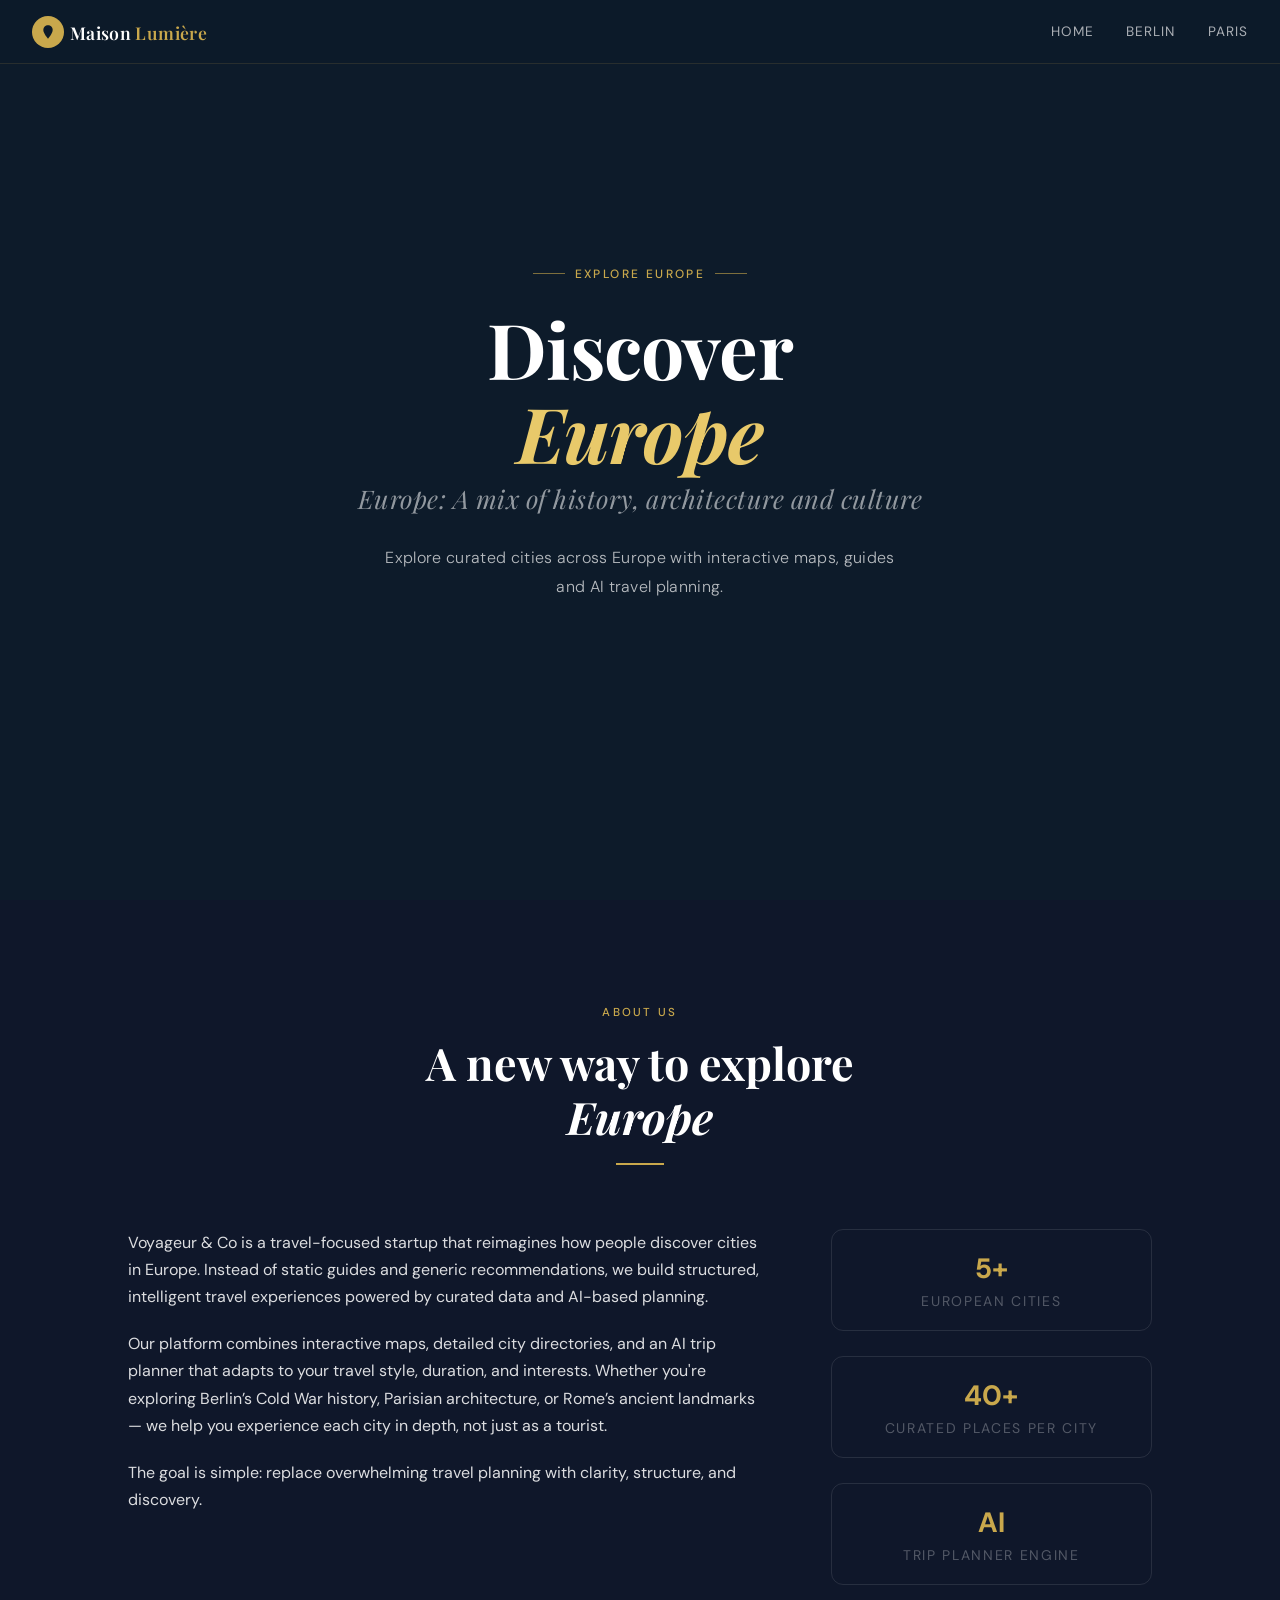
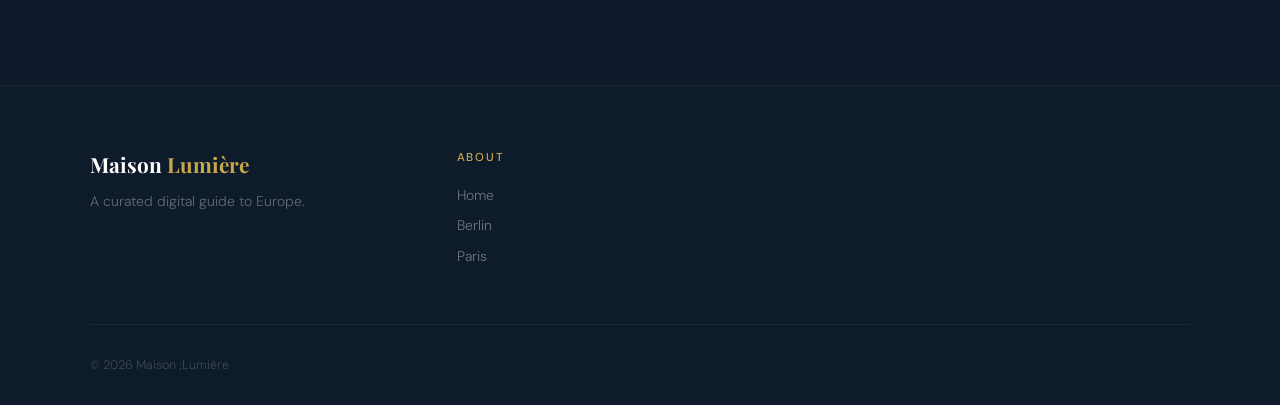
<file: index.html>
<!DOCTYPE html>
<html lang="en">
<head>
<meta charset="UTF-8">
<meta name="viewport" content="width=device-width, initial-scale=1.0">
<title>Maison Lumière — Discover Europe</title>
<link rel="icon" href="favicon.ico" type="image/x-icon">
<link rel="preconnect" href="https://fonts.googleapis.com">
<link href="https://fonts.googleapis.com/css2?family=Playfair+Display:ital,wght@0,400;0,600;0,700;1,400;1,600&family=DM+Sans:wght@300;400;500&display=swap" rel="stylesheet">
<link rel="stylesheet" href="style.css">
</head>
<body>

<!-- ── NAV ── -->
<nav id="main-nav">
  <div class="nav-brand" onclick="window.location.href='index.html'">
    <div class="nav-brand-icon">
      <svg viewBox="0 0 24 24">
        <path d="M12 2C8.13 2 5 5.13 5 9c0 5.25 7 13 7 13s7-7.75 7-13c0-3.87-3.13-7-7-7z"/>
      </svg>
    </div>
    <span class="nav-brand-text">Maison <span> Lumière</span></span>
  </div>
  <ul class="nav-links">
   <a href="index.html?">Home</a>
 <a href="berlin.html?city=berlin">Berlin</a>
<a href="paris.html?city=paris">Paris</a>
  </ul>
</nav>

<!-- ── HERO ── -->
<section class="hero">
  <div class="hero-bg"></div>
  <div class="hero-content">
    <div class="hero-eyebrow">Explore Europe</div>
    <h1 class="hero-title">Discover<br><em>Europe</em></h1>
    <p class="hero-subtitle">
      Europe: A mix of history, architecture and culture
    </p>
    <p class="hero-description">
      Explore curated cities across Europe with interactive maps, guides and AI travel planning.
    </p>
 <!--   <div class="btn-group">
      <button class="btn-primary" onclick="toggleCityMenu()">
        Choose a City
      </button>-->
    </div>
  </div>
</section>
  <!-- ── ABOUT US ── -->
<section class="about-us">

  <div class="section-header">
    <span class="section-label">About Us</span>
    <h2 class="section-title">
      A new way to explore<br><em>Europe</em>
    </h2>
    <div class="section-line"></div>
  </div>

  <div class="about-content">

    <div class="about-text">
      <p>
        Voyageur & Co is a travel-focused startup that reimagines how people discover cities in Europe.
        Instead of static guides and generic recommendations, we build structured, intelligent travel experiences
        powered by curated data and AI-based planning.
      </p>

      <p>
        Our platform combines interactive maps, detailed city directories, and an AI trip planner that adapts
        to your travel style, duration, and interests. Whether you're exploring Berlin’s Cold War history,
        Parisian architecture, or Rome’s ancient landmarks — we help you experience each city in depth, not just as a tourist.
      </p>

      <p>
        The goal is simple: replace overwhelming travel planning with clarity, structure, and discovery.
      </p>
    </div>

    <div class="about-stats">

      <div class="about-stat">
        <div class="stat-number">5+</div>
        <div class="stat-label">European Cities</div>
      </div>

      <div class="about-stat">
        <div class="stat-number">40+</div>
        <div class="stat-label">Curated Places per City</div>
      </div>

      <div class="about-stat">
        <div class="stat-number">AI</div>
        <div class="stat-label">Trip Planner Engine</div>
      </div>

    </div>

  </div>

</section>

<!-- ── CITY MENU ── -->
<div id="city-menu" class="city-menu">
  <a href="berlin.html">Berlin</a>
  <a href="paris.html">Paris</a>
  <a href="rome.html">Rome</a>
  <a href="london.html">London</a>
  <a href="barcelona.html">Barcelona</a>
</div>

<!-- ── FOOTER ── -->
<footer id="site-footer">
  <div class="footer-inner">
    <div>
      <div class="footer-brand-name">Maison <span> Lumière</span></div>
      <p class="footer-brand-desc">
        A curated digital guide to Europe.
      </p>
    </div>
    <div>
      <div class="footer-col-title">About</div>
      <ul class="footer-links">
        <li><a href="index.html">Home</a></li>
         <li><a href="berlin.html">Berlin</a></li>
         <li><a href="paris.html">Paris</a></li>
      </ul>
    </div>
  </div>
  <div class="footer-bottom">
    <span class="footer-copy">&copy; 2026 Maison ;Lumière</span>
  </div>
</footer>

<!-- ── SCRIPT ── -->
<script>
function toggleCityMenu() {
  const menu = document.getElementById('city-menu');
  menu.classList.toggle('open');
}


document.addEventListener('click', (e) => {
  const menu = document.getElementById('city-menu');
  const btn = document.querySelector('.btn-primary');
  if (!menu.contains(e.target) && !btn.contains(e.target)) {
    menu.classList.remove('open');
  }
});
</script>

</body>
</html>
</file>
<file: style.css>
*, *::before, *::after { box-sizing: border-box; margin: 0; padding: 0; }

:root {
  --navy: #0d1b2a;
  --navy-mid: #1a2f45;
  --navy-light: #243d57;
  --gold: #c9a84c;
  --gold-light: #e8c96a;
  --gold-pale: #f5e9c8;
  --cream: #faf7f0;
  --white: #ffffff;
  --text-dark: #0d1b2a;
  --text-mid: #4a5e72;
  --text-light: #8a9bac;
  --border: rgba(201,168,76,0.2);
  --border-light: rgba(13,27,42,0.1);
  --serif: 'Playfair Display', Georgia, serif;
  --sans: 'DM Sans', system-ui, sans-serif;
  --radius: 4px;
  --radius-lg: 8px;
  --transition: 0.3s cubic-bezier(0.4, 0, 0.2, 1);
}

html { scroll-behavior: smooth; }

body {
  font-family: var(--sans);
  background: var(--cream);
  color: var(--text-dark);
  min-height: 100vh;
  overflow-x: hidden;
  h1, h2, h3,
.page-hero-title,
.map-sidebar-title,
.plan-form-title {
  font-family: var(--serif);
}
}
.logo-serif {
  font-family: var(--serif);
}

.logo-sans {
  font-family: var(--sans);
}

/* ── PAGES ── */
.page.active { display: block; }

/* ── NAV ── */
nav {
  position: fixed; top: 0; left: 0; right: 0;
  z-index: 1000;
  background: rgba(13, 27, 42, 0.96);
  backdrop-filter: blur(12px);
  border-bottom: 1px solid rgba(201,168,76,0.15);
  padding: 0 2rem;
  display: flex; align-items: center; justify-content: space-between;
  height: 64px;
  transition: var(--transition);
}

.nav-brand {
  display: flex;
  align-items: baseline;
  gap: 6px;
  cursor: pointer;
}

/* Voyageur - serif, luxury */
.logo-main {
  font-family: "Playfair Display", serif;
  font-weight: 600;
  font-size: 1.1rem;
  color: var(--white);
  letter-spacing: 0.5px;
}

/* Co - modern sans */
.logo-sub {
  font-family: "DM Sans", sans-serif;
  font-weight: 400;
  font-size: 0.9rem;
  color: rgba(201,168,76,0.9); /* златист акцент */
}
.nav-brand-icon {
  width: 32px; height: 32px;
  background: var(--gold);
  border-radius: 50%;
  display: flex; align-items: center; justify-content: center;
}

.nav-brand-icon svg { width: 16px; height: 16px; fill: var(--navy); }

.nav-brand-text {
  font-family: var(--serif);
  font-size: 1.1rem;
  font-weight: 600;
  color: var(--white);
  letter-spacing: 0.02em;
}

.nav-brand-text span { color: var(--gold); }

.nav-links {
  display: flex; align-items: center; gap: 2rem;
  list-style: none;
}

.nav-links a {
  font-size: 0.85rem;
  font-weight: 400;
  letter-spacing: 0.08em;
  text-transform: uppercase;
  color: rgba(255,255,255,0.65);
  text-decoration: none;
  cursor: pointer;
  transition: color 0.2s;
  padding: 4px 0;
  position: relative;
}

.nav-links a::after {
  content: '';
  position: absolute; bottom: 0; left: 0; right: 0;
  height: 1px;
  background: var(--gold);
  transform: scaleX(0);
  transition: transform 0.25s ease;
  transform-origin: center;
}

.nav-links a:hover,
.nav-links a.active { color: var(--gold-light); }
.nav-links a.active::after,
.nav-links a:hover::after { transform: scaleX(1); }

/* ── CITY SWITCHER ── */
.city-hamburger {
  position: relative;
  cursor: pointer;
  color: var(--gold);
  list-style: none;
}

.hamburger-btn {
  background: transparent;
  border: 1px solid rgba(201,168,76,0.35);
  color: var(--gold);
  font-family: var(--sans);
  font-size: 0.82rem;
  font-weight: 500;
  letter-spacing: 0.08em;
  padding: 6px 14px;
  border-radius: 100px;
  cursor: pointer;
  display: flex; align-items: center; gap: 6px;
  transition: all 0.2s;
}

.hamburger-btn:hover {
  background: rgba(201,168,76,0.08);
  border-color: var(--gold);
}

/* ✅ Поправено — .open вместо .active (съвпада с JS) */
.city-menu {
  position: absolute;
  top: 54px;
  right: 0;
  background: var(--navy-mid);
  border: 1px solid rgba(201,168,76,0.15);
  border-radius: var(--radius-lg);
  padding: 8px;
  display: none;
  flex-direction: column;
  gap: 4px;
  z-index: 999;
  min-width: 160px;
  box-shadow: 0 8px 32px rgba(0,0,0,0.3);
}

.city-menu.open { display: flex; }

.city-menu a {
  padding: 10px 14px;
  cursor: pointer;
  border-radius: var(--radius);
  transition: 0.2s;
  color: rgba(255,255,255,0.7);
  text-decoration: none;
  font-size: 0.88rem;
  font-weight: 400;
  letter-spacing: 0.04em;
}

.city-menu a:hover {
  background: rgba(201,168,76,0.08);
  color: var(--gold);
}

/* ── HERO ── */
.hero {
  position: relative;
  height: 100vh;
  min-height: 600px;
  display: flex;
  align-items: center;
  justify-content: center;
  overflow: hidden;
  background: var(--navy);
}

.hero-bg {
  position: absolute;
  inset: 0;
  z-index: 1;
  background:
    linear-gradient(160deg, rgba(13,27,42,0.85) 0%, rgba(13,27,42,0.6) 50%, rgba(13,27,42,0.9) 100%),
    url('https://images.unsplash.com/photo-1603211458308-1b1c0c6a0f5b?auto=format&fit=crop&w=1280&q=80') center/cover no-repeat;
  background-size: cover;
  background-position: center;
}

.hero-pattern {
  position: absolute;
  inset: 0;
  z-index: 2;
  background-image: repeating-linear-gradient(
    45deg, transparent, transparent 40px,
    rgba(201,168,76,0.03) 40px, rgba(201,168,76,0.03) 80px
  );
  pointer-events: none;
}

.hero-content {
  position: relative;
  z-index: 3;
  text-align: center;
  padding: 2rem;
  max-width: 800px;
  animation: heroFade 1.2s ease forwards;
}

@keyframes heroFade {
  from { opacity: 0; transform: translateY(28px); }
  to { opacity: 1; transform: translateY(0); }
}

.hero-eyebrow {
  display: inline-flex; align-items: center; gap: 10px;
  font-size: 0.75rem;
  font-weight: 500;
  letter-spacing: 0.2em;
  text-transform: uppercase;
  color: var(--gold);
  margin-bottom: 1.5rem;
}

.hero-eyebrow::before, .hero-eyebrow::after {
  content: '';
  display: inline-block;
  width: 32px; height: 1px;
  background: var(--gold);
  opacity: 0.6;
}

.hero-title {
  font-family: var(--serif);
  font-size: clamp(2.8rem, 6vw, 5.5rem);
  font-weight: 700;
  line-height: 1.1;
  color: var(--white);
  margin-bottom: 0.4rem;
  letter-spacing: -0.01em;
}

.hero-title em { font-style: italic; color: var(--gold-light); }

.hero-subtitle {
  font-family: var(--serif);
  font-size: clamp(1.1rem, 2.5vw, 1.6rem);
  font-weight: 400;
  font-style: italic;
  color: rgba(255,255,255,0.55);
  margin-bottom: 1.8rem;
  letter-spacing: 0.02em;
}

.hero-description {
  font-size: 1rem;
  font-weight: 300;
  line-height: 1.8;
  color: rgba(255,255,255,0.7);
  max-width: 540px;
  margin: 0 auto 2.5rem;
  letter-spacing: 0.02em;
}

.btn-group { display: flex; gap: 1rem; justify-content: center; flex-wrap: wrap; }

.btn-primary {
  display: inline-flex; align-items: center; gap: 8px;
  background: var(--gold);
  color: var(--navy);
  font-family: var(--sans);
  font-size: 0.82rem;
  font-weight: 500;
  letter-spacing: 0.12em;
  text-transform: uppercase;
  text-decoration: none;
  padding: 14px 32px;
  border: none; border-radius: var(--radius);
  cursor: pointer;
  transition: background 0.25s, transform 0.2s;
}

.btn-primary:hover { background: var(--gold-light); transform: translateY(-1px); }

.btn-outline {
  display: inline-flex; align-items: center; gap: 8px;
  background: transparent;
  color: var(--white);
  font-family: var(--sans);
  font-size: 0.82rem;
  font-weight: 400;
  letter-spacing: 0.12em;
  text-transform: uppercase;
  text-decoration: none;
  padding: 14px 32px;
  border: 1px solid rgba(255,255,255,0.3);
  border-radius: var(--radius);
  cursor: pointer;
  transition: border-color 0.2s, background 0.2s, transform 0.2s;
}

.btn-outline:hover {
  border-color: var(--gold);
  color: var(--gold-light);
  background: rgba(201,168,76,0.06);
  transform: translateY(-1px);
}

.hero-scroll {
  position: absolute; bottom: 2.5rem; left: 50%;
  transform: translateX(-50%);
  display: flex; flex-direction: column; align-items: center; gap: 8px;
  animation: bounce 2s infinite ease-in-out;
}

@keyframes bounce {
  0%, 100% { transform: translateX(-50%) translateY(0); }
  50% { transform: translateX(-50%) translateY(8px); }
}

.hero-scroll span {
  font-size: 0.65rem;
  letter-spacing: 0.2em;
  text-transform: uppercase;
  color: rgba(255,255,255,0.35);
}

.hero-scroll-line {
  width: 1px; height: 48px;
  background: linear-gradient(to bottom, rgba(201,168,76,0.6), transparent);
}

/* ── HOME FEATURES ── */
.home-features {
  background: var(--navy);
  padding: 6rem 2rem;
}

.section-header { text-align: center; margin-bottom: 4rem; }

.section-label {
  display: inline-block;
  font-size: 0.72rem;
  font-weight: 500;
  letter-spacing: 0.2em;
  text-transform: uppercase;
  color: var(--gold);
  margin-bottom: 1rem;
}

.section-title {
  font-family: var(--serif);
  font-size: clamp(1.8rem, 3.5vw, 2.8rem);
  font-weight: 700;
  color: var(--white);
  line-height: 1.2;
}

.section-title-dark { color: var(--navy); }

.section-line {
  width: 48px; height: 2px;
  background: var(--gold);
  margin: 1.2rem auto 0;
}

.features-grid {
  display: grid;
  grid-template-columns: repeat(auto-fit, minmax(220px, 1fr));
  gap: 2rem;
  max-width: 1100px;
  margin: 0 auto;
}

.feature-card {
  background: var(--navy-mid);
  border: 1px solid rgba(201,168,76,0.12);
  border-radius: var(--radius-lg);
  padding: 2rem 1.8rem;
  transition: border-color 0.25s, transform 0.25s;
  cursor: default;
}

.feature-card:hover { border-color: rgba(201,168,76,0.4); transform: translateY(-4px); }

.feature-icon {
  width: 48px; height: 48px;
  background: rgba(201,168,76,0.12);
  border-radius: var(--radius);
  display: flex; align-items: center; justify-content: center;
  margin-bottom: 1.2rem;
}

.feature-icon svg { width: 22px; height: 22px; stroke: var(--gold); fill: none; stroke-width: 1.5; }

.feature-title {
  font-family: var(--serif);
  font-size: 1.15rem;
  font-weight: 600;
  color: var(--white);
  margin-bottom: 0.6rem;
}

.feature-text {
  font-size: 0.9rem;
  font-weight: 300;
  line-height: 1.7;
  color: rgba(255,255,255,0.5);
}

/* ── HOME HIGHLIGHTS ── */
.home-highlights { background: var(--cream); padding: 6rem 2rem; }

.highlights-grid {
  display: grid;
  grid-template-columns: repeat(auto-fit, minmax(280px, 1fr));
  gap: 1.5rem;
  max-width: 1100px;
  margin: 0 auto;
}

.highlight-card {
  background: var(--white);
  border: 1px solid var(--border-light);
  border-radius: var(--radius-lg);
  overflow: hidden;
  transition: box-shadow 0.25s, transform 0.25s;
  cursor: pointer;
}

.highlight-card:hover { transform: translateY(-4px); box-shadow: 0 16px 40px rgba(13,27,42,0.12); }

.highlight-img { height: 180px; background: var(--navy-mid); position: relative; overflow: hidden; }

.highlight-img-inner {
  position: absolute; inset: 0;
  width: 100%; height: 100%;
  background-size: cover;
  background-position: center;
  background-color: var(--navy-mid);
  transition: transform 0.5s ease;
}

.highlight-card:hover .highlight-img-inner { transform: scale(1.05); }

.highlight-cat {
  position: absolute; top: 12px; left: 12px;
  background: var(--gold);
  color: var(--navy);
  font-size: 0.65rem;
  font-weight: 500;
  letter-spacing: 0.12em;
  text-transform: uppercase;
  padding: 4px 10px;
  border-radius: 2px;
}

.highlight-body { padding: 1.4rem; }

.highlight-name {
  font-family: var(--serif);
  font-size: 1.1rem;
  font-weight: 600;
  color: var(--navy);
  margin-bottom: 0.4rem;
}

.highlight-desc {
  font-size: 0.875rem;
  font-weight: 300;
  line-height: 1.65;
  color: var(--text-mid);
}

/* ── HOME STATS ── */
.home-stats {
  background: var(--navy);
  padding: 4rem 2rem;
  border-top: 1px solid rgba(201,168,76,0.1);
  border-bottom: 1px solid rgba(201,168,76,0.1);
}

.stats-row {
  display: grid;
  grid-template-columns: repeat(auto-fit, minmax(160px, 1fr));
  gap: 2rem;
  max-width: 900px;
  margin: 0 auto;
  text-align: center;
}

.stat-num {
  font-family: var(--serif);
  font-size: 2.8rem;
  font-weight: 700;
  color: var(--gold);
  line-height: 1;
  margin-bottom: 0.4rem;
}

.stat-label {
  font-size: 0.78rem;
  font-weight: 400;
  letter-spacing: 0.12em;
  text-transform: uppercase;
  color: rgba(255,255,255,0.4);
}

/* ── ABOUT US ── */
.about-us {
  padding: 100px 10%;
  background: #0f172a;
  color: #fff;
}

.about-content {
  display: grid;
  grid-template-columns: 2fr 1fr;
  gap: 60px;
  margin-top: 40px;
}

.about-text p {
  line-height: 1.7;
  margin-bottom: 20px;
  opacity: 0.85;
  font-size: 16px;
}

.about-stats {
  display: flex;
  flex-direction: column;
  gap: 25px;
}

.about-stat {
  padding: 20px;
  border: 1px solid rgba(255,255,255,0.1);
  border-radius: 12px;
  text-align: center;
}

.about-stat .stat-number {
  font-size: 28px;
  font-weight: bold;
  color: var(--gold);
}

.about-stat .stat-label {
  font-size: 14px;
  opacity: 0.7;
  margin-top: 5px;
  color: rgba(255,255,255,0.4);
}

.about-content h2 {
  font-family: var(--serif);
  color: var(--gold);
}

.about-content ul {
  list-style: none;
  padding-left: 0;
}

.about-content ul li {
  margin-bottom: 10px;
  padding-left: 20px;
  position: relative;
}

.about-content ul li::before {
  content: "•";
  color: var(--gold);
  position: absolute;
  left: 0;
}

/* ── DIRECTORY PAGE ── */
.page-hero {
  background: var(--navy);
  padding: 8rem 2rem 5rem;
  position: relative;
  overflow: hidden;
  text-align: center;
}

.page-hero::before {
  content: '';
  position: absolute; inset: 0;
  background-image: repeating-linear-gradient(
    -45deg, transparent, transparent 60px,
    rgba(201,168,76,0.03) 60px, rgba(201,168,76,0.03) 61px
  );
}

.page-hero-label {
  display: inline-block;
  font-size: 0.72rem;
  font-weight: 500;
  letter-spacing: 0.2em;
  text-transform: uppercase;
  color: var(--gold);
  margin-bottom: 1rem;
  position: relative;
}

.page-hero-title {
  font-family: "Playfair Display", serif;
  font-size: 3rem;
  font-weight: 600;
  color: var(--white);
  line-height: 1.1;
}

.hero-city {
  font-style: italic;
  color: #c9a84c; /* златисто */
  font-weight: 500;
}
.page-hero-sub {
  font-size: 0.95rem;
  font-weight: 300;
  color: rgba(255,255,255,0.5);
  margin-top: 1rem;
  position: relative;
  max-width: 480px;
  margin-left: auto; margin-right: auto;
}

/* Directory controls */
.dir-controls {
  background: var(--white);
  border-bottom: 1px solid var(--border-light);
  padding: 1.2rem 2rem;
  display: flex; align-items: center; gap: 1rem;
  flex-wrap: wrap;
  position: sticky; top: 64px; z-index: 100;
}

.dir-search {
  flex: 1; min-width: 200px;
  display: flex; align-items: center; gap: 8px;
  background: var(--cream);
  border: 1px solid var(--border-light);
  border-radius: var(--radius);
  padding: 0 12px;
  height: 40px;
}

.dir-search svg { width: 16px; height: 16px; stroke: var(--text-light); flex-shrink: 0; fill: none; stroke-width: 2; }

.dir-search input {
  border: none; background: transparent;
  font-family: var(--sans); font-size: 0.9rem; font-weight: 300;
  color: var(--text-dark);
  outline: none; width: 100%;
}

.dir-search input::placeholder { color: var(--text-light); }

.filter-pills { display: flex; gap: 0.5rem; flex-wrap: wrap; }

.pill {
  display: inline-flex; align-items: center;
  font-size: 0.78rem; font-weight: 400;
  letter-spacing: 0.05em;
  padding: 6px 14px;
  border-radius: 100px;
  border: 1px solid var(--border-light);
  background: var(--white);
  color: var(--text-mid);
  cursor: pointer;
  transition: all 0.2s;
  white-space: nowrap;
}

.pill:hover { border-color: var(--navy); color: var(--navy); }
.pill.active { background: var(--navy); color: var(--white); border-color: var(--navy); }

/* Directory grid */
.dir-content {
  max-width: 1300px;
  margin: 0 auto;
  padding: 3rem 2rem;
}

.dir-grid {
  display: grid;
  grid-template-columns: repeat(auto-fill, minmax(320px, 1fr));
  gap: 2rem;
}

.place-card {
  background: #0A1420;
  border: 1px solid rgba(201,168,76,0.2);
  border-radius: 0;
  overflow: hidden;
  transition: all 0.5s cubic-bezier(0.4, 0, 0.2, 1);
  cursor: pointer;
  position: relative;
}

.place-card:hover {
  transform: translateY(-8px);
  border-color: var(--gold);
  box-shadow: 0 20px 50px rgba(0,0,0,0.6);
}

.place-card-img {
  width: 100%;
  height: 220px;
  background-size: cover;
  background-position: center;
  filter: grayscale(40%) contrast(110%);
  transition: 0.6s ease;
}

.place-card:hover .place-card-img {
  filter: grayscale(0%) contrast(100%);
  transform: scale(1.05);
}

.place-card-header {
  background: rgba(255,255,255,0.02);
  padding: 1.5rem 1.4rem 0.5rem;
  display: flex; align-items: flex-start; justify-content: space-between; gap: 1rem;
  position: relative;
}

.place-card-number {
  font-family: var(--serif);
  font-size: 2.8rem;
  font-weight: 700;
  font-style: italic;
  color: rgba(201,168,76,0.15);
  line-height: 1;
  position: absolute; top: 10px; right: 15px;
  user-select: none;
}

.place-card-cat {
  font-size: 0.65rem;
  font-weight: 600;
  letter-spacing: 0.15em;
  text-transform: uppercase;
  padding: 4px 10px;
  border: 1px solid rgba(201,168,76,0.4);
  color: var(--gold);
  background: rgba(201,168,76,0.05);
}

.cat-tourist   { border-color: var(--gold);   color: var(--gold); }
.cat-cafe      { border-color: #5dcaa5;        color: #5dcaa5; }
.cat-restaurant{ border-color: #e07a55;        color: #e07a55; }
.cat-business  { border-color: #b0a8e8;        color: #b0a8e8; }

.place-card-name {
  font-family: var(--serif);
  font-size: 1.25rem;
  font-weight: 600;
  color: var(--white);
  margin-top: 1.2rem;
  line-height: 1.3;
  max-width: 85%;
  letter-spacing: 0.5px;
}

.place-card-body { padding: 0.8rem 1.4rem 1.5rem; }

.place-card-desc {
  font-size: 0.9rem;
  font-weight: 300;
  line-height: 1.7;
  color: rgba(255,255,255,0.7);
  margin-bottom: 1.5rem;
}

.place-card-footer {
  display: flex; align-items: center; gap: 8px;
  font-size: 0.75rem;
  color: var(--gold);
  border-top: 1px solid rgba(201,168,76,0.1);
  padding-top: 1rem;
  text-transform: uppercase;
  letter-spacing: 1px;
}

.place-card-footer svg { width: 14px; height: 14px; stroke: var(--gold); fill: none; stroke-width: 1.5; }

.dir-empty {
  grid-column: 1/-1;
  text-align: center;
  padding: 5rem 2rem;
  color: rgba(255,255,255,0.4);
  font-size: 1.1rem;
  font-family: var(--serif);
  font-style: italic;
}

/* ── MAP PAGE ── */
.map-layout {
  display: flex;
  height: calc(100vh - 64px);
  margin-top: 0; /* FIX: махаме двойното отместване */
   overflow: hidden;
}

#map-container {
  height: 100%;
  overflow: hidden;
}

#leaflet-map {
  height: 100%;
}

/* safety fix */
body, html {
  height: 100%;
}

.map-sidebar {
   height: 100%;
  width: 320px;
  flex-shrink: 0;
  background: var(--navy);
  display: flex;
  flex-direction: column;
  border-right: 1px solid rgba(201,168,76,0.1);
overflow-y: auto;
}

.map-sidebar-header {
  padding: 1.5rem 1.4rem 1rem;
  border-bottom: 1px solid rgba(201,168,76,0.1);
}

.map-sidebar-title {
  font-family: var(--serif);
  font-size: 1.1rem;
  font-weight: 600;
  color: var(--white);
  margin-bottom: 0.25rem;
}

.map-sidebar-sub {
  font-size: 0.78rem;
  font-weight: 300;
  color: rgba(255,255,255,0.35);
}

.map-search {
  display: flex;
  align-items: center;
  gap: 8px;
  background: var(--navy-light);
  border: 1px solid rgba(201,168,76,0.1);
  border-radius: var(--radius);
  padding: 0 12px;
  height: 38px;
  margin-top: 1rem;
}

.map-search svg {
  width: 14px;
  height: 14px;
  stroke: rgba(255,255,255,0.3);
  flex-shrink: 0;
  fill: none;
  stroke-width: 2;
}

.map-search input {
  border: none;
  background: transparent;
  font-family: var(--sans);
  font-size: 0.85rem;
  font-weight: 300;
  color: var(--white);
  outline: none;
  width: 100%;
}

.map-search input::placeholder {
  color: rgba(255,255,255,0.3);
}

/* ── MAP FILTER BUTTONS ── */
.map-filters {
  display: flex;
  flex-wrap: wrap;
  gap: 6px;
  margin-top: 12px;
  padding: 0 10px 10px 10px;
}

.map-filter {
  background: rgba(255, 255, 255, 0.06);
  border: 1px solid rgba(201, 168, 76, 0.2);
  color: rgba(255, 255, 255, 0.75);
  font-size: 12px;
  padding: 6px 10px;
  border-radius: 999px;
  cursor: pointer;
  transition: 0.2s ease;
  white-space: nowrap;
}

.map-filter:hover {
  background: rgba(201, 168, 76, 0.15);
  border-color: rgba(201, 168, 76, 0.4);
  color: #fff;
}

.map-filter.active {
  background: #c9a84c;
  color: #1A2F45;
  font-weight: 600;
  border-color: #c9a84c;
}
.map-pill {
  font-size: 0.68rem;
  font-weight: 400;
  letter-spacing: 0.06em;
  padding: 4px 10px;
  border-radius: 100px;
  border: 1px solid rgba(255,255,255,0.12);
  background: transparent;
  color: rgba(255,255,255,0.45);
  cursor: pointer;
  transition: all 0.2s;
}

.map-pill:hover {
  border-color: var(--gold);
  color: var(--gold);
}

.map-pill.active {
  background: var(--gold);
  color: var(--navy);
  border-color: var(--gold);
  font-weight: 500;
}

.map-places-list {
  flex: 1;
  overflow-y: auto;
  padding: 0.8rem 0;
}

.map-places-list::-webkit-scrollbar {
  width: 4px;
}

.map-places-list::-webkit-scrollbar-track {
  background: transparent;
}

.map-places-list::-webkit-scrollbar-thumb {
  background: rgba(201,168,76,0.3);
  border-radius: 2px;
}

/* ── MAP SIDEBAR ITEMS ── */
.map-place-item {
  display: flex;
  gap: 10px;
  padding: 10px 12px;
  cursor: pointer;
  border-bottom: 1px solid rgba(255, 255, 255, 0.04);
  transition: 0.2s ease;
  color: rgba(255, 255, 255, 0.85);
}

.map-place-item:hover {
  background: rgba(255, 255, 255, 0.04);
}

.map-place-item div {
  display: flex;
  flex-direction: column;
}

/* NAME */
.map-place-item div div:first-child {
  color: #ffffff;
  font-size: 14px;
  font-weight: 500;
}

/* CATEGORY */
.map-place-item div div:last-child {
  color: rgba(201, 168, 76, 0.9);
  font-size: 12px;
}

/* SELECTED STATE */
.map-place-item.selected {
  background: rgba(201, 168, 76, 0.12);
  border-left: 3px solid #c9a84c;
}
.map-place-dot {
  width: 10px;
  height: 10px;
  border-radius: 50%;
  flex-shrink: 0;
}

.dot-tourist   { background: var(--gold); }
.dot-hidden    { background: #e07a55; }
.dot-business  { background: #b0a8e8; }
.dot-imperial  { background: #c9a84c; }
.dot-coldwar   { background: #e07a55; }
.dot-museums   { background: #5dcaa5; }
.dot-leisure   { background: #b0a8e8; }
.dot-ww2       { background: #8a9bac; }

.map-place-name {
  font-size: 0.875rem;
  font-weight: 400;
  color: var(--white);
}

.map-place-item.selected .map-place-name {
  color: var(--gold-light);
}

.map-place-cat {
  font-size: 0.7rem;
  font-weight: 300;
  color: rgba(255,255,255,0.3);
  margin-top: 2px;
}

.map-info-name {
  font-family: var(--serif);
  font-size: 0.95rem;
  font-weight: 600;
  color: var(--gold-light);
  margin-bottom: 0.3rem;
  white-space: nowrap;
  overflow: hidden;
  text-overflow: ellipsis;
}

.map-info-coords {
  font-size: 0.75rem;
  font-weight: 300;
  color: rgba(255,255,255,0.3);
  font-family: monospace;
}

.map-legend {
  padding: 0.9rem 1.4rem;
  display: flex;
  gap: 1rem;
  flex-wrap: wrap;
  background: var(--navy);
  border-top: 1px solid rgba(201,168,76,0.06);
}

.legend-item {
  display: flex;
  align-items: center;
  gap: 5px;
  font-size: 0.68rem;
  font-weight: 300;
  color: rgba(255,255,255,0.35);
  letter-spacing: 0.06em;
}

.legend-dot {
  width: 7px;
  height: 7px;
  border-radius: 50%;
}

/* ── FIX: MAP RENDERING ── */

#map-container {
  flex: 1;
  height: 100vh;
  position: relative;
  overflow: hidden;
}

#leaflet-map {
  width: 100%;
  height: 100%;
  position: absolute;
  inset: 0;
}

/* ── BLOG PAGE ── */
.page {
  display: none;
}

.page.active {
  display: block;
}
.blog-content {
  max-width: 1100px;
  margin: 0 auto;
  padding: 3rem 2rem 5rem;
}

.blog-grid {
  display: grid;
  grid-template-columns: repeat(auto-fill, minmax(320px, 1fr));
  gap: 2rem;
}

.blog-card {
  background: var(--white);
  border: 1px solid var(--border-light);
  border-radius: var(--radius-lg);
  overflow: hidden;
  transition: box-shadow 0.25s, transform 0.25s;
  display: flex; flex-direction: column;
  cursor: pointer;
}

.blog-card:hover {
  transform: translateY(-4px);
  box-shadow: 0 16px 40px rgba(13,27,42,0.1);
}

.blog-card-accent {
  height: 5px;
  background: linear-gradient(90deg, var(--navy) 0%, var(--gold) 100%);
}

.blog-card-body {
  padding: 1.6rem 1.8rem;
  flex: 1; display: flex; flex-direction: column;
}

.blog-meta {
  display: flex; align-items: center; gap: 10px;
  margin-bottom: 1rem;
}

.blog-tag {
  font-size: 0.65rem;
  font-weight: 500;
  letter-spacing: 0.12em;
  text-transform: uppercase;
  color: var(--gold);
  background: rgba(201,168,76,0.1);
  padding: 3px 9px;
  border-radius: 2px;
}

.blog-date {
  font-size: 0.78rem;
  font-weight: 300;
  color: var(--text-light);
}

.blog-title {
  font-family: var(--serif);
  font-size: 1.3rem;
  font-weight: 600;
  color: var(--navy);
  line-height: 1.3;
  margin-bottom: 0.8rem;
}

.blog-excerpt {
  font-size: 0.875rem;
  font-weight: 300;
  line-height: 1.7;
  color: var(--text-mid);
  flex: 1;
  margin-bottom: 1.4rem;
  display: -webkit-box;
  -webkit-line-clamp: 4;
  -webkit-box-orient: vertical;
  overflow: hidden;
}

.blog-read-more {
  display: inline-flex; align-items: center; gap: 6px;
  font-size: 0.78rem;
  font-weight: 500;
  letter-spacing: 0.08em;
  text-transform: uppercase;
  color: var(--navy);
  border-bottom: 1px solid var(--navy);
  padding-bottom: 2px;
  text-decoration: none;
  transition: color 0.2s, border-color 0.2s;
  width: fit-content;
}

.blog-read-more:hover { color: var(--gold); border-color: var(--gold); }
.blog-read-more svg { width: 12px; height: 12px; }

/* ── BLOG CARD IMAGE ── */
.blog-card-img {
  height: 200px;
  background-size: cover;
  background-position: center;
  background-color: var(--navy-mid);
  position: relative;
  overflow: hidden;
  transition: transform 0.5s ease;
}

.blog-card:hover .blog-card-img { transform: scale(1.03); }
.blog-card { overflow: hidden; cursor: pointer; }

.blog-img-tag {
  position: absolute; top: 12px; left: 12px;
  background: var(--gold);
  color: var(--navy);
  font-size: 0.65rem;
  font-weight: 500;
  letter-spacing: 0.12em;
  text-transform: uppercase;
  padding: 4px 10px;
  border-radius: 2px;
}

/* ── BLOG POST DETAIL ── */
.post-hero {
  height: 420px;
  position: relative;
  background-size: cover;
  background-position: center;
  background-color: var(--navy);
  display: flex; align-items: flex-end;
}

.post-hero-overlay {
  position: absolute; inset: 0;
  background: linear-gradient(to top, rgba(13,27,42,0.95) 0%, rgba(13,27,42,0.3) 60%, rgba(13,27,42,0.5) 100%);
}

.post-hero-content {
  position: relative; z-index: 2;
  padding: 3rem 3rem 2.5rem;
  max-width: 860px;
  width: 100%;
  margin: 0 auto;
}

.post-back-btn {
  display: inline-flex; align-items: center; gap: 7px;
  background: transparent;
  border: 1px solid rgba(255,255,255,0.25);
  color: rgba(255,255,255,0.7);
  font-family: var(--sans);
  font-size: 0.78rem;
  font-weight: 400;
  letter-spacing: 0.08em;
  padding: 7px 14px;
  border-radius: 100px;
  cursor: pointer;
  transition: all 0.2s;
  margin-bottom: 1.5rem;
}

.post-back-btn:hover { border-color: var(--gold); color: var(--gold); }
.post-back-btn svg { width: 14px; height: 14px; }

.post-tag-label {
  font-size: 0.72rem;
  font-weight: 500;
  letter-spacing: 0.16em;
  text-transform: uppercase;
  color: var(--gold);
  margin-bottom: 0.8rem;
}

.post-title {
  font-family: var(--serif);
  font-size: clamp(1.6rem, 3.5vw, 2.6rem);
  font-weight: 700;
  color: var(--white);
  line-height: 1.2;
  margin-bottom: 0.8rem;
  max-width: 720px;
}

.post-date {
  font-size: 0.82rem;
  font-weight: 300;
  color: rgba(255,255,255,0.45);
}

.post-body-wrap {
  max-width: 720px;
  margin: 0 auto;
  padding: 3rem 2rem 5rem;
}

.post-body { line-height: 1.85; }

.post-body h3 {
  font-family: var(--serif);
  font-size: 1.25rem;
  font-weight: 700;
  color: var(--navy);
  margin: 2.2rem 0 0.7rem;
  padding-bottom: 0.4rem;
  border-bottom: 1px solid var(--border-light);
}

.post-body p {
  font-size: 1rem;
  font-weight: 300;
  color: var(--text-mid);
  margin-bottom: 1rem;
  line-height: 1.85;
}

.post-body strong { font-weight: 500; color: var(--text-dark); }

.post-footer { margin-top: 3rem; padding-top: 2rem; border-top: 1px solid var(--border-light); }

.post-back-btn-bottom {
  display: inline-flex; align-items: center; gap: 7px;
  background: var(--navy);
  border: none;
  color: var(--white);
  font-family: var(--sans);
  font-size: 0.82rem;
  font-weight: 400;
  letter-spacing: 0.08em;
  padding: 10px 20px;
  border-radius: var(--radius);
  cursor: pointer;
  transition: background 0.2s;
}

.post-back-btn-bottom:hover { background: var(--navy-light); }
.post-back-btn-bottom svg { width: 14px; height: 14px; } 
/* ── PREMIUM BLOG HEADER (MAGAZINE STYLE) ── */

#post-title,
#post-date,
#post-tag {
  text-align: center;
}

#post-tag {
  display: block;
  margin-top: 1.2rem;
  font-size: 0.72rem;
  font-weight: 500;
  letter-spacing: 0.16em;
  text-transform: uppercase;
  color: var(--gold);
}

#post-title {
  display: block;
  max-width: 800px;
  margin: 1rem auto 0;
  font-family: var(--serif);
  font-size: clamp(1.8rem, 4vw, 2.8rem);
  font-weight: 700;
  line-height: 1.2;
  color: var(--navy);
}

#post-date {
  margin-top: 0.6rem;
  font-size: 0.85rem;
  font-weight: 300;
  color: var(--text-light);
  opacity: 0.8;
}

.post-body-wrap {
  max-width: 760px;
  margin: 0 auto;
  padding: 3.5rem 2rem 6rem;
}

.post-body {
  line-height: 1.9;
  font-size: 1.05rem;
}

/* ── FOOTER ── */
footer {
  background: var(--navy);
  padding: 4rem 2rem 2rem;
  border-top: 1px solid rgba(201,168,76,0.1);
}

.footer-inner {
  max-width: 1100px;
  margin: 0 auto;
  display: grid;
  grid-template-columns: 1.5fr repeat(3, 1fr);
  gap: 3rem;
}

.footer-brand-name {
  font-family: var(--serif);
  font-size: 1.3rem;
  font-weight: 700;
  color: var(--white);
  margin-bottom: 0.8rem;
}

.footer-brand-name span { color: var(--gold); }

.footer-brand-desc {
  font-size: 0.875rem;
  font-weight: 300;
  line-height: 1.7;
  color: rgba(255,255,255,0.35);
  max-width: 260px;
}

.footer-col-title {
  font-size: 0.72rem;
  font-weight: 500;
  letter-spacing: 0.16em;
  text-transform: uppercase;
  color: var(--gold);
  margin-bottom: 1.2rem;
}

.footer-links { list-style: none; }
.footer-links li { margin-bottom: 0.6rem; }

.footer-links a {
  font-size: 0.875rem;
  font-weight: 300;
  color: rgba(255,255,255,0.4);
  text-decoration: none;
  cursor: pointer;
  transition: color 0.2s;
}

.footer-links a:hover { color: var(--gold-light); }

.footer-bottom {
  max-width: 1100px;
  margin: 3rem auto 0;
  padding-top: 2rem;
  border-top: 1px solid rgba(255,255,255,0.06);
  display: flex; align-items: center; justify-content: space-between;
  flex-wrap: wrap; gap: 1rem;
}

.footer-copy {
  font-size: 0.78rem;
  font-weight: 300;
  color: rgba(255,255,255,0.2);
}

.footer-badge {
  font-size: 0.72rem;
  font-weight: 400;
  letter-spacing: 0.1em;
  color: rgba(201,168,76,0.4);
  border: 1px solid rgba(201,168,76,0.15);
  padding: 4px 12px;
  border-radius: 100px;
}

/* ── AI PLANNER ── */
.plan-layout {
  max-width: 900px;
  margin: 0 auto;
  padding: 3rem 2rem 6rem;
}

.plan-form-card {
  background: var(--white);
  border: 1px solid var(--border-light);
  border-radius: 12px;
  overflow: hidden;
  margin-bottom: 2rem;
}

.plan-form-header {
  background: var(--navy);
  padding: 1.8rem 2rem;
  display: flex; align-items: center; gap: 14px;
}

.plan-form-icon {
  width: 44px; height: 44px;
  background: rgba(201,168,76,0.15);
  border-radius: 50%;
  display: flex; align-items: center; justify-content: center;
  flex-shrink: 0;
}

.plan-form-icon svg { width: 20px; height: 20px; stroke: var(--gold); fill: none; stroke-width: 1.5; }

.plan-form-title {
  font-family: var(--serif);
  font-size: 1.3rem;
  font-weight: 600;
  color: var(--white);
}

.plan-form-sub {
  font-size: 0.82rem;
  font-weight: 300;
  color: rgba(255,255,255,0.45);
  margin-top: 2px;
}

.plan-form-body { padding: 2rem; }
.plan-field { margin-bottom: 2rem; }

.plan-label {
  display: block;
  font-size: 0.8rem;
  font-weight: 500;
  letter-spacing: 0.1em;
  text-transform: uppercase;
  color: var(--text-mid);
  margin-bottom: 1rem;
}

.plan-label span {
  font-family: var(--serif);
  font-size: 1.1rem;
  font-weight: 600;
  color: var(--navy);
  text-transform: none;
  letter-spacing: 0;
  margin-left: 8px;
}

.days-slider-wrap {
  position: relative;
  padding: 0 4px;
}

.days-slider {
  -webkit-appearance: none;
  appearance: none;
  width: 100%;
  height: 4px;
  background: linear-gradient(to right, var(--gold) 0%, var(--gold) var(--pct, 28.5%), #e5e0d6 var(--pct, 28.5%), #e5e0d6 100%);
  border-radius: 2px;
  outline: none;
  cursor: pointer;
}

.days-slider::-webkit-slider-thumb {
  -webkit-appearance: none;
  width: 22px; height: 22px;
  border-radius: 50%;
  background: var(--navy);
  border: 3px solid var(--gold);
  cursor: pointer;
  transition: transform 0.15s;
}

.days-slider::-webkit-slider-thumb:hover { transform: scale(1.15); }

.days-ticks {
  display: flex; justify-content: space-between;
  margin-top: 10px;
  padding: 0 4px;
}

.days-tick {
  font-size: 0.75rem;
  font-weight: 300;
  color: var(--text-light);
  cursor: pointer;
  transition: color 0.2s;
}

.days-tick.active { color: var(--navy); font-weight: 500; }

.diff-options {
  display: grid;
  grid-template-columns: repeat(3, 1fr);
  gap: 0.8rem;
}

.diff-option {
  border: 1.5px solid var(--border-light);
  border-radius: var(--radius-lg);
  padding: 1rem;
  cursor: pointer;
  transition: all 0.2s;
  text-align: center;
}

.diff-option:hover { border-color: var(--navy); }

.diff-option.selected {
  border-color: var(--navy);
  background: var(--navy);
}

.diff-option.selected .diff-name { color: var(--white); }
.diff-option.selected .diff-desc { color: rgba(255,255,255,0.5); }
.diff-option.selected .diff-icon { background: rgba(201,168,76,0.15); }

.diff-icon {
  width: 40px; height: 40px;
  background: var(--cream);
  border-radius: 50%;
  display: flex; align-items: center; justify-content: center;
  margin: 0 auto 0.7rem;
}

.diff-icon svg { width: 18px; height: 18px; fill: none; stroke: var(--gold); stroke-width: 1.5; }

.diff-name {
  font-size: 0.9rem;
  font-weight: 500;
  color: var(--navy);
  margin-bottom: 3px;
}

.diff-desc {
  font-size: 0.72rem;
  font-weight: 300;
  color: var(--text-light);
  line-height: 1.4;
}

.interests-grid {
  display: grid;
  grid-template-columns: repeat(auto-fill, minmax(160px, 1fr));
  gap: 0.8rem;
}

.interest-option {
  border: 1.5px solid var(--border-light);
  border-radius: var(--radius-lg);
  padding: 0.9rem 1rem;
  cursor: pointer;
  display: flex; align-items: center; gap: 10px;
  transition: all 0.2s;
}

.interest-option:hover { border-color: var(--navy); }

.interest-option.selected {
  border-color: var(--gold);
  background: rgba(201,168,76,0.06);
}

.interest-check {
  width: 20px; height: 20px;
  border: 1.5px solid var(--border-light);
  border-radius: 4px;
  flex-shrink: 0;
  display: flex; align-items: center; justify-content: center;
  transition: all 0.2s;
}

.interest-option.selected .interest-check {
  background: var(--gold);
  border-color: var(--gold);
}

.interest-check svg { width: 11px; height: 11px; stroke: var(--navy); fill: none; stroke-width: 2.5; display: none; }
.interest-option.selected .interest-check svg { display: block; }

.interest-label {
  font-size: 0.85rem;
  font-weight: 400;
  color: var(--text-dark);
}

.interest-emoji { font-size: 1.1rem; }

.plan-generate-btn {
  width: 100%;
  background: var(--navy);
  color: var(--white);
  font-family: var(--sans);
  font-size: 0.9rem;
  font-weight: 500;
  letter-spacing: 0.1em;
  text-transform: uppercase;
  padding: 16px 32px;
  border: none;
  border-radius: var(--radius-lg);
  cursor: pointer;
  transition: background 0.2s, transform 0.15s;
  display: flex; align-items: center; justify-content: center; gap: 10px;
}

.plan-generate-btn:hover { background: var(--navy-light); transform: translateY(-1px); }
.plan-generate-btn:active { transform: translateY(0); }
.plan-generate-btn:disabled { opacity: 0.6; cursor: not-allowed; transform: none; }
.plan-generate-btn svg { width: 18px; height: 18px; stroke: var(--gold); fill: none; stroke-width: 1.5; }

.plan-result {
  background: var(--white);
  border: 1px solid var(--border-light);
  border-radius: 12px;
  overflow: hidden;
  display: none;
}

.plan-result.visible { display: block; }

.plan-result-header {
  background: linear-gradient(135deg, var(--navy) 0%, var(--navy-mid) 100%);
  padding: 1.5rem 2rem;
  display: flex; align-items: center; justify-content: space-between;
  gap: 1rem;
  border-bottom: 1px solid rgba(201,168,76,0.15);
}

.plan-result-title {
  font-family: var(--serif);
  font-size: 1.1rem;
  font-weight: 600;
  color: var(--gold-light);
}

.plan-result-meta {
  font-size: 0.78rem;
  font-weight: 300;
  color: rgba(255,255,255,0.4);
  margin-top: 2px;
}

.plan-result-badge {
  font-size: 0.68rem;
  font-weight: 500;
  letter-spacing: 0.1em;
  text-transform: uppercase;
  background: rgba(201,168,76,0.15);
  color: var(--gold);
  padding: 5px 12px;
  border-radius: 100px;
  border: 1px solid rgba(201,168,76,0.2);
  white-space: nowrap;
  flex-shrink: 0;
}

.plan-result-body {
  padding: 2rem;
  line-height: 1.8;
}

.plan-result-body h2 {
  font-family: var(--serif);
  font-size: 1.25rem;
  font-weight: 700;
  color: var(--navy);
  margin: 1.8rem 0 0.6rem;
  padding-bottom: 0.4rem;
  border-bottom: 1px solid var(--border-light);
}

.plan-result-body h2:first-child { margin-top: 0; }

.plan-result-body h3 {
  font-family: var(--serif);
  font-size: 1rem;
  font-weight: 600;
  color: var(--navy);
  margin: 1.2rem 0 0.3rem;
}

.plan-result-body p {
  font-size: 0.925rem;
  font-weight: 300;
  color: var(--text-mid);
  margin-bottom: 0.6rem;
}

.plan-result-body strong {
  font-weight: 500;
  color: var(--text-dark);
}

.plan-result-body ul {
  list-style: none;
  padding: 0;
  margin: 0.4rem 0 1rem;
}

.plan-result-body ul li {
  display: flex; align-items: flex-start; gap: 8px;
  font-size: 0.9rem;
  font-weight: 300;
  color: var(--text-mid);
  padding: 5px 0;
  border-bottom: 1px solid rgba(13,27,42,0.05);
}

.plan-result-body ul li::before {
  content: '';
  display: inline-block;
  width: 6px; height: 6px;
  border-radius: 50%;
  background: var(--gold);
  margin-top: 7px;
  flex-shrink: 0;
}

.plan-loading {
  padding: 3rem 2rem;
  text-align: center;
  display: none;
}

.plan-loading.visible { display: block; }

.plan-loading-spinner {
  width: 40px; height: 40px;
  border: 3px solid rgba(201,168,76,0.15);
  border-top-color: var(--gold);
  border-radius: 50%;
  animation: spin 0.9s linear infinite;
  margin: 0 auto 1.2rem;
}

@keyframes spin { to { transform: rotate(360deg); } }

.plan-loading-text {
  font-family: var(--serif);
  font-size: 1rem;
  font-style: italic;
  color: var(--text-light);
}

.plan-error {
  display: none;
  background: #fff5f5;
  border: 1px solid #ffd0d0;
  border-radius: var(--radius-lg);
  padding: 1.2rem 1.5rem;
  margin-bottom: 1.5rem;
  font-size: 0.9rem;
  color: #c0392b;
}
.ai-day-card {
  background: white;
  border: 1px solid #e6e6e6;
  border-radius: 12px;
  padding: 16px;
  margin-bottom: 16px;
}

.ai-day-title {
  font-weight: 600;
  font-size: 18px;
  margin-bottom: 10px;
  color: #0d1b2a;
}

.ai-place {
  padding: 10px;
  border-left: 3px solid #c9a84c;
  margin-bottom: 10px;
  background: #fafafa;
}

.plan-error.visible { display: block; }

/* ── LEAFLET CUSTOM ── */
.leaflet-popup-content-wrapper {
  border-radius: var(--radius-lg) !important;
  border: 1px solid rgba(201,168,76,0.3) !important;
  box-shadow: 0 8px 32px rgba(13,27,42,0.3) !important;
}

.custom-popup-name {
  font-family: var(--serif);
  font-size: 1rem;
  font-weight: 600;
  color: var(--navy);
  margin-bottom: 4px;
}

.custom-popup-cat {
  font-size: 0.72rem;
  font-weight: 500;
  letter-spacing: 0.1em;
  text-transform: uppercase;
  margin-bottom: 6px;
}

.custom-popup-desc {
  font-size: 0.82rem;
  font-weight: 300;
  color: var(--text-mid);
  line-height: 1.6;
}

/* ── SHARED FOOTER ── */
#site-footer { display: block !important; }

/* ── RESPONSIVE ── */
@media (max-width: 768px) {
  .nav-links { gap: 1rem; }
  .nav-links a { font-size: 0.75rem; }
  .footer-inner { grid-template-columns: 1fr 1fr; }
  .map-sidebar { width: 260px; }
  .map-layout { flex-direction: column; height: auto; }
  .map-sidebar { width: 100%; height: 300px; }
  #map-container { height: 50vh; }
  .about-content { grid-template-columns: 1fr; }
}

@media (max-width: 600px) {
  .post-hero-content { padding: 2rem 1.5rem 2rem; }
  .post-body-wrap { padding: 2rem 1.5rem 4rem; }
}

@media (max-width: 480px) {
  .footer-inner { grid-template-columns: 1fr; gap: 2rem; }
  .map-layout { flex-direction: column; }
  nav { padding: 0 1rem; }
  .nav-links { gap: 0.8rem; }
}
</file>
